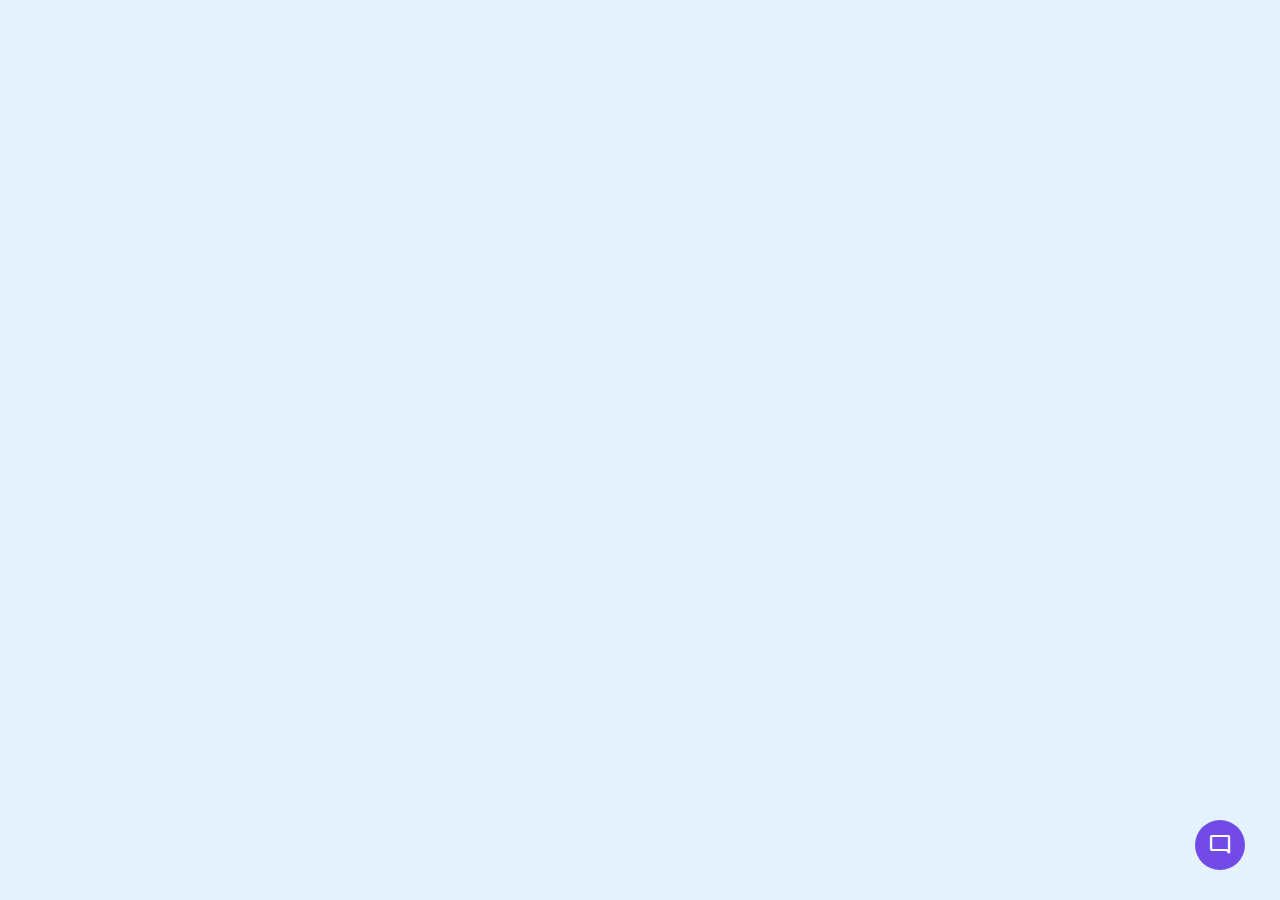
<file: Index.html>
<!DOCTYPE html>
<html lang="en" dir="ltr">
  <head>
    <meta charset="utf-8">
    <title>Chatbot in JavaScript | LSDev</title>
    <link rel="stylesheet" href="style.css">
    <meta name="viewport" content="width=device-width, initial-scale=1.0">
    <!-- Google Fonts Link For Icons -->
    <link rel="stylesheet" href="https://fonts.googleapis.com/css2?family=Material+Symbols+Outlined:opsz,wght,FILL,GRAD@48,400,0,0" />
    <link rel="stylesheet" href="https://fonts.googleapis.com/css2?family=Material+Symbols+Rounded:opsz,wght,FILL,GRAD@48,400,1,0" />
    <script src="script.js" defer></script>
  </head>
  <body>
    <button class="chatbot-toggler">
      <span class="material-symbols-rounded">mode_comment</span>
      <span class="material-symbols-outlined">close</span>
    </button>
    <div class="chatbot">
      <header>
        <h2>Chatbot</h2>
        <span class="close-btn material-symbols-outlined">close</span>
      </header>
      <ul class="chatbox">
      </ul>
      <div class="chat-input">
        <textarea placeholder="Enter a message..." spellcheck="false" required></textarea>
        <span id="send-btn" class="material-symbols-rounded">send</span>
      </div>
    </div>

  </body>
</html>
</file>
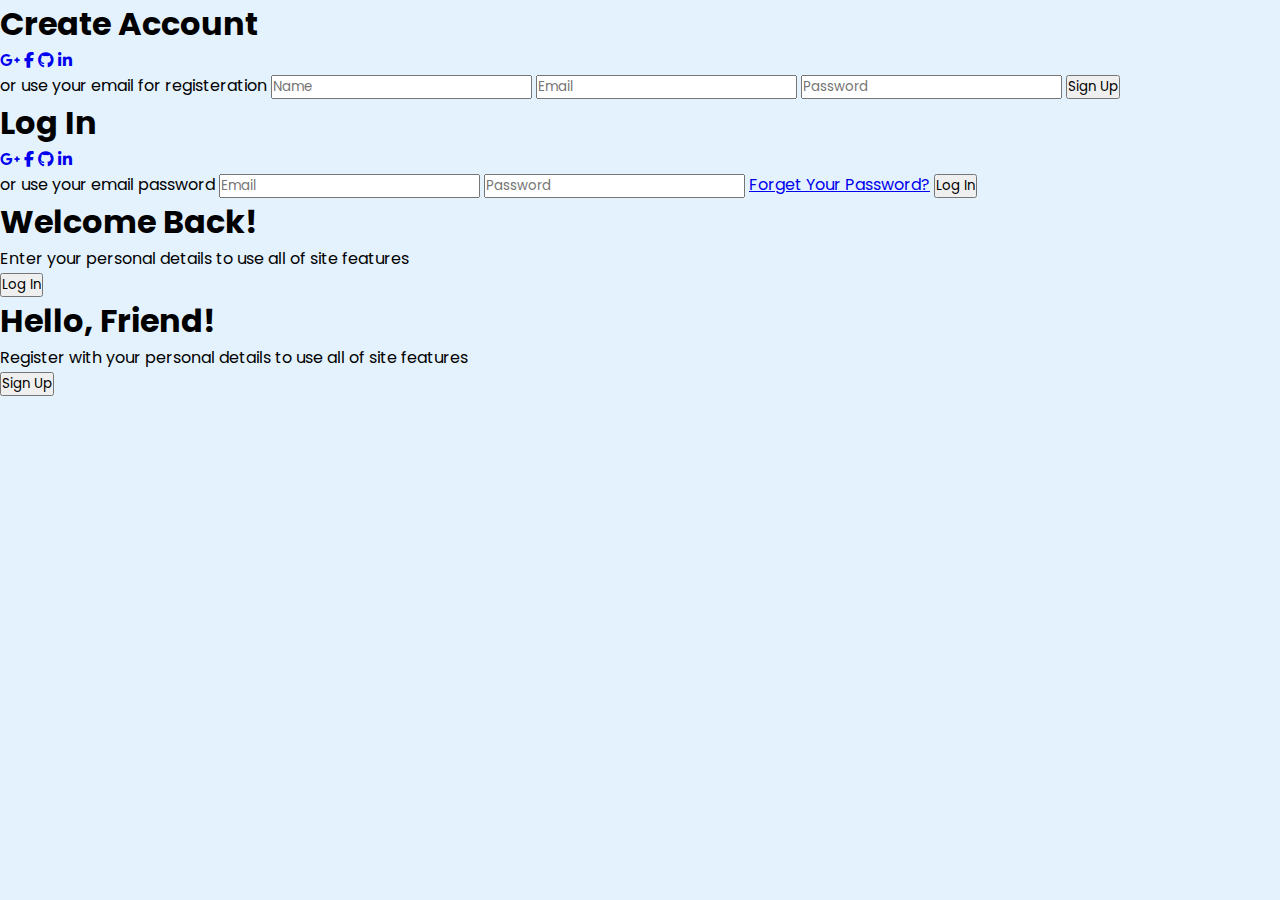
<file: index.html>
<!DOCTYPE html>
<html lang="en">

<head>
    <meta charset="UTF-8">
    <meta name="viewport" content="width=device-width, initial-scale=1.0">
    <link rel="stylesheet" href="https://cdnjs.cloudflare.com/ajax/libs/font-awesome/6.4.2/css/all.min.css">
    <link rel="stylesheet" href="style.css">
    <title>LSDev_YT</title>
</head>

<body>

    <div class="container" id="container">
        <div class="form-container sign-up">
            <form>
                <h1>Create Account</h1>
                <div class="social-icons">
                    <a href="#" class="icon"><i class="fa-brands fa-google-plus-g"></i></a>
                    <a href="#" class="icon"><i class="fa-brands fa-facebook-f"></i></a>
                    <a href="#" class="icon"><i class="fa-brands fa-github"></i></a>
                    <a href="#" class="icon"><i class="fa-brands fa-linkedin-in"></i></a>
                </div>
                <span>or use your email for registeration</span>
                <input type="text" placeholder="Name">
                <input type="email" placeholder="Email">
                <input type="password" placeholder="Password">
                <button>Sign Up</button>
            </form>
        </div>
        <div class="form-container sign-in">
            <form>
                <h1>Log In</h1>
                <div class="social-icons">
                    <a href="#" class="icon"><i class="fa-brands fa-google-plus-g"></i></a>
                    <a href="#" class="icon"><i class="fa-brands fa-facebook-f"></i></a>
                    <a href="#" class="icon"><i class="fa-brands fa-github"></i></a>
                    <a href="#" class="icon"><i class="fa-brands fa-linkedin-in"></i></a>
                </div>
                <span>or use your email password</span>
                <input type="email" placeholder="Email">
                <input type="password" placeholder="Password">
                <a href="reset.html">Forget Your Password?</a>
                <a href="script.js"><button onclick="onLoginButtonClick()">Log In</button></a>
            </form>
        </div>
        <div class="toggle-container">
            <div class="toggle">
                <div class="toggle-panel toggle-left">
                    <h1>Welcome Back!</h1>
                    <p>Enter your personal details to use all of site features</p>
                    <button class="hidden" id="login">Log In</button>
                </div>
                <div class="toggle-panel toggle-right">
                    <h1>Hello, Friend!</h1>
                    <p>Register with your personal details to use all of site features</p>
                    <button class="hidden" id="register">Sign Up</button>
                </div>
            </div>
        </div>
    </div>

    <script src="script.js"></script>
</body>

</html>
</file>
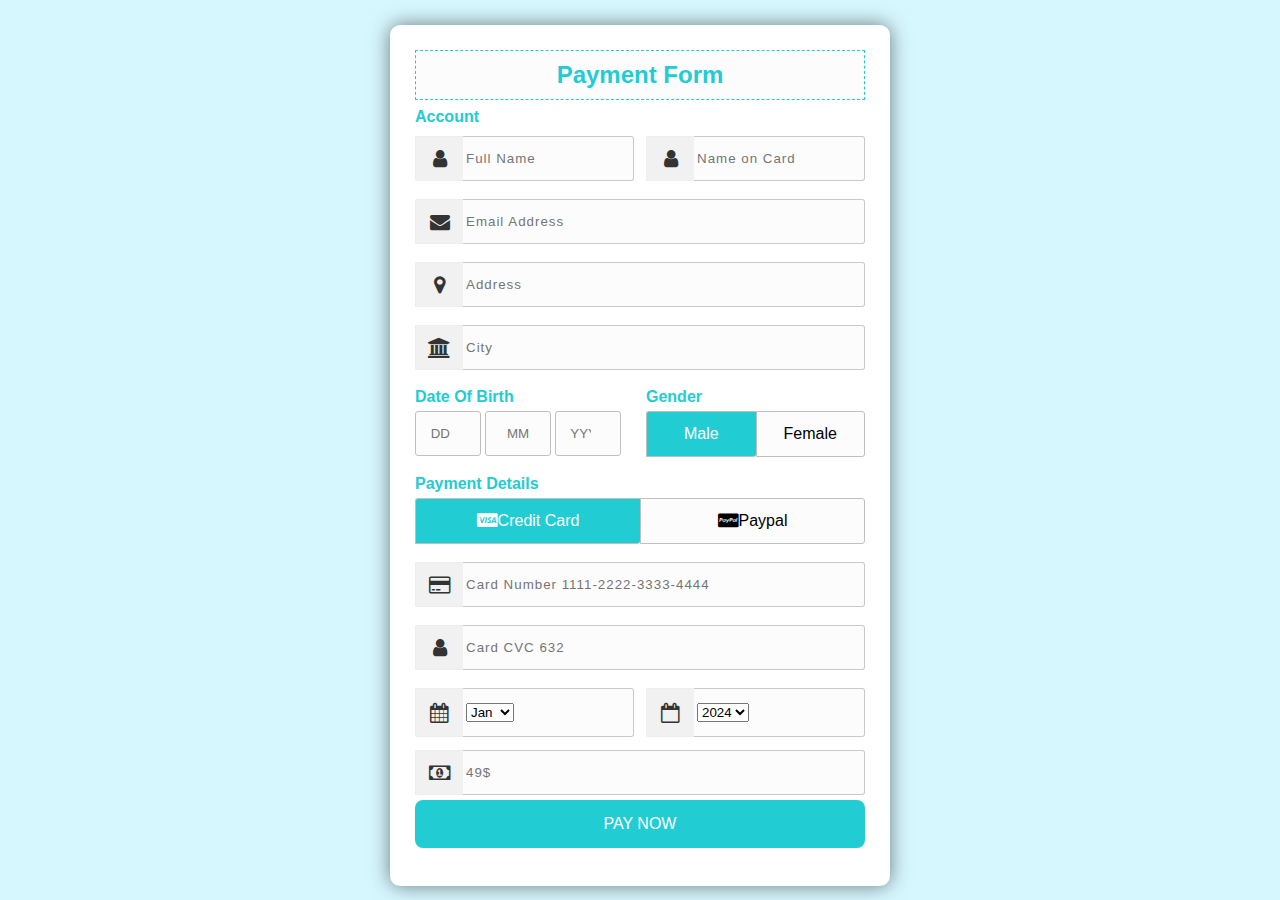
<file: Payment.html>
<!DOCTYPE html>
<html lang="en">

<head>
    <meta charset="UTF-8">
    <meta http-equiv="X-UA-Compatible" content="IE=edge">
    <meta name="viewport" content="width=device-width, initial-scale=1.0">
    <title>Payment Form - Sagar Developer</title>
    <link rel="stylesheet" href="payment.css">
    <link rel="stylesheet" href="http://maxcdn.bootstrapcdn.com/font-awesome/4.2.0/css/font-awesome.min.css">
</head>

<body>
    <div class="wrapper">
        <h2>Payment Form</h2>
        <form action="" method="post">
            <!--Account Information Start-->
            <h4>Account</h4>
            <div class="input_group">
                <div class="input_box">
                    <input type="text" placeholder="Full Name" required class="name">
                    <i class="fa fa-user icon"></i>
                </div>
                <div class="input_box">
                    <input type="text" placeholder="Name on Card" required class="name">
                    <i class="fa fa-user icon"></i>
                </div>
            </div>
            <div class="input_group">
                <div class="input_box">
                    <input type="email" placeholder="Email Address" required class="name">
                    <i class="fa fa-envelope icon"></i>
                </div>
            </div>
            <div class="input_group">
                <div class="input_box">
                    <input type="text" placeholder="Address" required class="name">
                    <i class="fa fa-map-marker icon" aria-hidden="true"></i>
                </div>
            </div>
            <div class="input_group">
                <div class="input_box">
                    <input type="text" placeholder="City" required class="name">
                    <i class="fa fa-institution icon"></i>
                </div>
            </div>
            <!--Account Information End-->


            <!--DOB & Gender Start-->
            <div class="input_group">
                <div class="input_box">
                    <h4>Date Of Birth</h4>
                    <input type="number" placeholder="DD" required class="dob">
                    <input type="text" placeholder="MM" required class="dob">
                    <input type="number" placeholder="YYYY" required class="dob">
                </div>
                <div class="input_box">
                    <h4>Gender</h4>
                    <input type="radio" name="gender" class="radio" id="b1" checked>
                    <label for="b1">Male</label>
                    <input type="radio" name="gender" class="radio" id="b2">
                    <label for="b2">Female</label>
                </div>
            </div>
            <!--DOB & Gender End-->


            <!--Payment Details Start-->
            <div class="input_group">
                <div class="input_box">
                    <h4>Payment Details</h4>
                    <input type="radio" name="pay" class="radio" id="bc1" checked>
                    <label for="bc1"><span>
                            <i class="fa fa-cc-visa"></i>Credit Card</span></label>
                    <input type="radio" name="pay" class="radio" id="bc2">
                    <label for="bc2"><span>
                            <i class="fa fa-cc-paypal"></i>Paypal</span></label>
                </div>
            </div>
            <div class="input_group">
                <div class="input_box">
                    <input type="tel" name="" class="name" placeholder="Card Number 1111-2222-3333-4444" required>
                    <i class="fa fa-credit-card icon"></i>
                </div>
            </div>
            <div class="input_group">
                <div class="input_box">
                    <input type="tel" name="" class="name" placeholder="Card CVC 632" required>
                    <i class="fa fa-user icon"></i>
                </div>
            </div>
            <div class="input_group">
                <div class="input_box">
                    <div class="input_box">
                        <div class="name">
                            <select name="months" id="months">
                                <option value="Jan">Jan</option>
                                <option value="Feb">Feb</option>
                                <option value="Mar">Mar</option>
                                <option value="Apr">Apr</option>
                                <option value="May">May</option>
                                <option value="Jun">Jun</option>
                                <option value="Jul">Jul</option>
                                <option value="Aug">Aug</option>
                                <option value="Sep">Sep</option>
                                <option value="Oct">Oct</option>
                                <option value="Nov">Nov</option>
                                <option value="Dec">Dec</option>
                              </select>
                        <i class="fa fa-calendar icon" aria-hidden="true"></i>
                    </div>
                    </div>
                </div>
                <div class="input_box">
                    <div class="name">
                        <select name="years" id="years">
                            <option value="2024">2024</option>
                            <option value="2023">2023</option>
                            <option value="2022">2022</option>
                            <option value="2021">2021</option>
                            <option value="2020">2020</option>
                            <option value="2019">2019</option>
                            <option value="2018">2018</option>
                            <option value="2017">2017</option>
                            <option value="2016">2016</option>
                            <option value="2015">2015</option>
                          </select>
                    <i class="fa fa-calendar-o icon" aria-hidden="true"></i>
                    </div>
                </div>
            </div>
            <div class="input_box">
                <input type="number" value="49$" readonly placeholder="49$" required class="name">
                <i class="fa fa-money icon" aria-hidden="true"></i>
            </div>
            <!--Payment Details End-->

            <div class="input_group">
                <div class="input_box">
                    <button type="submit">PAY NOW</button>
                </div>
            </div>

        </form>
    </div>

</body>

</html>
</file>
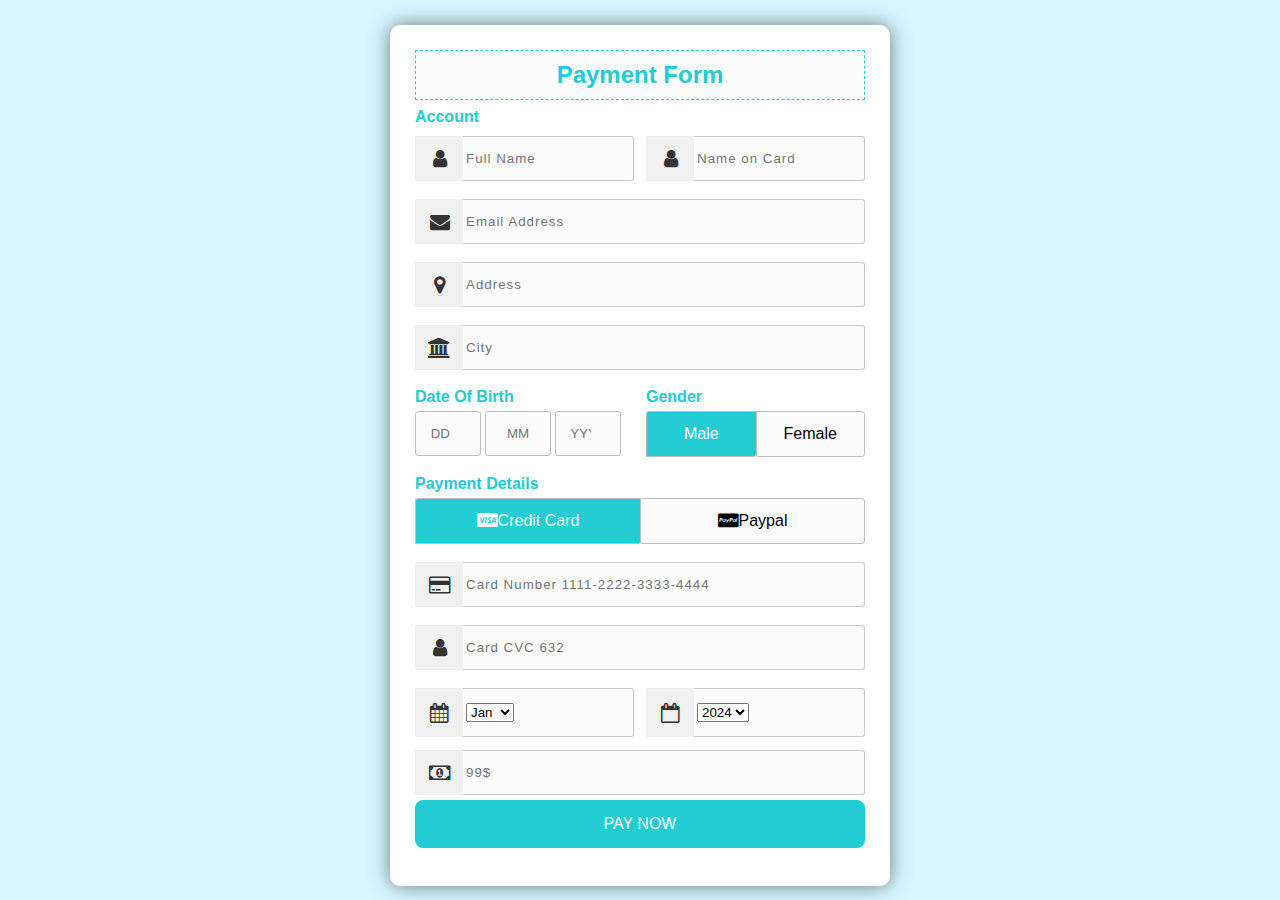
<file: Payment2.html>
<!DOCTYPE html>
<html lang="en">

<head>
    <meta charset="UTF-8">
    <meta http-equiv="X-UA-Compatible" content="IE=edge">
    <meta name="viewport" content="width=device-width, initial-scale=1.0">
    <title>Payment Form - Sagar Developer</title>
    <link rel="stylesheet" href="payment.css">
    <link rel="stylesheet" href="http://maxcdn.bootstrapcdn.com/font-awesome/4.2.0/css/font-awesome.min.css">
</head>

<body>
    <div class="wrapper">
        <h2>Payment Form</h2>
        <form action="" method="post">
            <!--Account Information Start-->
            <h4>Account</h4>
            <div class="input_group">
                <div class="input_box">
                    <input type="text" placeholder="Full Name" required class="name">
                    <i class="fa fa-user icon"></i>
                </div>
                <div class="input_box">
                    <input type="text" placeholder="Name on Card" required class="name">
                    <i class="fa fa-user icon"></i>
                </div>
            </div>
            <div class="input_group">
                <div class="input_box">
                    <input type="email" placeholder="Email Address" required class="name">
                    <i class="fa fa-envelope icon"></i>
                </div>
            </div>
            <div class="input_group">
                <div class="input_box">
                    <input type="text" placeholder="Address" required class="name">
                    <i class="fa fa-map-marker icon" aria-hidden="true"></i>
                </div>
            </div>
            <div class="input_group">
                <div class="input_box">
                    <input type="text" placeholder="City" required class="name">
                    <i class="fa fa-institution icon"></i>
                </div>
            </div>
            <!--Account Information End-->


            <!--DOB & Gender Start-->
            <div class="input_group">
                <div class="input_box">
                    <h4>Date Of Birth</h4>
                    <input type="number" placeholder="DD" required class="dob">
                    <input type="text" placeholder="MM" required class="dob">
                    <input type="number" placeholder="YYYY" required class="dob">
                </div>
                <div class="input_box">
                    <h4>Gender</h4>
                    <input type="radio" name="gender" class="radio" id="b1" checked>
                    <label for="b1">Male</label>
                    <input type="radio" name="gender" class="radio" id="b2">
                    <label for="b2">Female</label>
                </div>
            </div>
            <!--DOB & Gender End-->


            <!--Payment Details Start-->
            <div class="input_group">
                <div class="input_box">
                    <h4>Payment Details</h4>
                    <input type="radio" name="pay" class="radio" id="bc1" checked>
                    <label for="bc1"><span>
                            <i class="fa fa-cc-visa"></i>Credit Card</span></label>
                    <input type="radio" name="pay" class="radio" id="bc2">
                    <label for="bc2"><span>
                            <i class="fa fa-cc-paypal"></i>Paypal</span></label>
                </div>
            </div>
            <div class="input_group">
                <div class="input_box">
                    <input type="tel" name="" class="name" placeholder="Card Number 1111-2222-3333-4444" required>
                    <i class="fa fa-credit-card icon"></i>
                </div>
            </div>
            <div class="input_group">
                <div class="input_box">
                    <input type="tel" name="" class="name" placeholder="Card CVC 632" required>
                    <i class="fa fa-user icon"></i>
                </div>
            </div>
            <div class="input_group">
                <div class="input_box">
                    <div class="input_box">
                        <div class="name">
                            <select name="months" id="months">
                                <option value="Jan">Jan</option>
                                <option value="Feb">Feb</option>
                                <option value="Mar">Mar</option>
                                <option value="Apr">Apr</option>
                                <option value="May">May</option>
                                <option value="Jun">Jun</option>
                                <option value="Jul">Jul</option>
                                <option value="Aug">Aug</option>
                                <option value="Sep">Sep</option>
                                <option value="Oct">Oct</option>
                                <option value="Nov">Nov</option>
                                <option value="Dec">Dec</option>
                              </select>
                        <i class="fa fa-calendar icon" aria-hidden="true"></i>
                    </div>
                    </div>
                </div>
                <div class="input_box">
                    <div class="name">
                        <select name="years" id="years">
                            <option value="2024">2024</option>
                            <option value="2023">2023</option>
                            <option value="2022">2022</option>
                            <option value="2021">2021</option>
                            <option value="2020">2020</option>
                            <option value="2019">2019</option>
                            <option value="2018">2018</option>
                            <option value="2017">2017</option>
                            <option value="2016">2016</option>
                            <option value="2015">2015</option>
                          </select>
                    <i class="fa fa-calendar-o icon" aria-hidden="true"></i>
                    </div>
                </div>
            </div>
            <div class="input_box">
                <input type="number" value="99$" readonly placeholder="99$" required class="name">
                <i class="fa fa-money icon" aria-hidden="true"></i>
            </div>
            <!--Payment Details End-->

            <div class="input_group">
                <div class="input_box">
                    <button type="submit">PAY NOW</button>
                </div>
            </div>

        </form>
    </div>

</body>

</html>
</file>
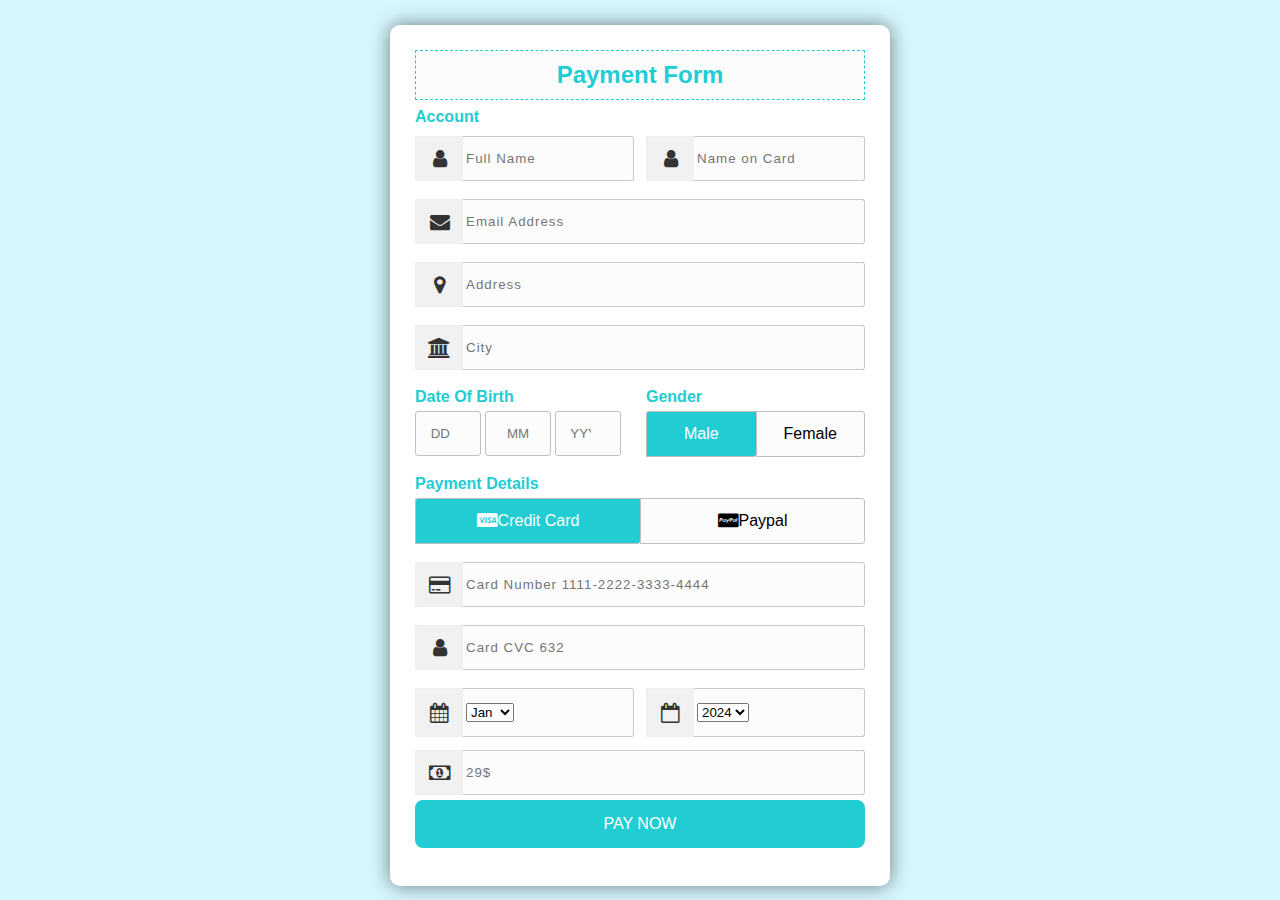
<file: Payment3.html>
<!DOCTYPE html>
<html lang="en">

<head>
    <meta charset="UTF-8">
    <meta http-equiv="X-UA-Compatible" content="IE=edge">
    <meta name="viewport" content="width=device-width, initial-scale=1.0">
    <title>Payment Form - Sagar Developer</title>
    <link rel="stylesheet" href="payment.css">
    <link rel="stylesheet" href="http://maxcdn.bootstrapcdn.com/font-awesome/4.2.0/css/font-awesome.min.css">
</head>

<body>
    <div class="wrapper">
        <h2>Payment Form</h2>
        <form action="" method="post">
            <!--Account Information Start-->
            <h4>Account</h4>
            <div class="input_group">
                <div class="input_box">
                    <input type="text" placeholder="Full Name" required class="name">
                    <i class="fa fa-user icon"></i>
                </div>
                <div class="input_box">
                    <input type="text" placeholder="Name on Card" required class="name">
                    <i class="fa fa-user icon"></i>
                </div>
            </div>
            <div class="input_group">
                <div class="input_box">
                    <input type="email" placeholder="Email Address" required class="name">
                    <i class="fa fa-envelope icon"></i>
                </div>
            </div>
            <div class="input_group">
                <div class="input_box">
                    <input type="text" placeholder="Address" required class="name">
                    <i class="fa fa-map-marker icon" aria-hidden="true"></i>
                </div>
            </div>
            <div class="input_group">
                <div class="input_box">
                    <input type="text" placeholder="City" required class="name">
                    <i class="fa fa-institution icon"></i>
                </div>
            </div>
            <!--Account Information End-->


            <!--DOB & Gender Start-->
            <div class="input_group">
                <div class="input_box">
                    <h4>Date Of Birth</h4>
                    <input type="number" placeholder="DD" required class="dob">
                    <input type="text" placeholder="MM" required class="dob">
                    <input type="number" placeholder="YYYY" required class="dob">
                </div>
                <div class="input_box">
                    <h4>Gender</h4>
                    <input type="radio" name="gender" class="radio" id="b1" checked>
                    <label for="b1">Male</label>
                    <input type="radio" name="gender" class="radio" id="b2">
                    <label for="b2">Female</label>
                </div>
            </div>
            <!--DOB & Gender End-->


            <!--Payment Details Start-->
            <div class="input_group">
                <div class="input_box">
                    <h4>Payment Details</h4>
                    <input type="radio" name="pay" class="radio" id="bc1" checked>
                    <label for="bc1"><span>
                            <i class="fa fa-cc-visa"></i>Credit Card</span></label>
                    <input type="radio" name="pay" class="radio" id="bc2">
                    <label for="bc2"><span>
                            <i class="fa fa-cc-paypal"></i>Paypal</span></label>
                </div>
            </div>
            <div class="input_group">
                <div class="input_box">
                    <input type="tel" name="" class="name" placeholder="Card Number 1111-2222-3333-4444" required>
                    <i class="fa fa-credit-card icon"></i>
                </div>
            </div>
            <div class="input_group">
                <div class="input_box">
                    <input type="tel" name="" class="name" placeholder="Card CVC 632" required>
                    <i class="fa fa-user icon"></i>
                </div>
            </div>
            <div class="input_group">
                <div class="input_box">
                    <div class="input_box">
                        <div class="name">
                            <select name="months" id="months">
                                <option value="Jan">Jan</option>
                                <option value="Feb">Feb</option>
                                <option value="Mar">Mar</option>
                                <option value="Apr">Apr</option>
                                <option value="May">May</option>
                                <option value="Jun">Jun</option>
                                <option value="Jul">Jul</option>
                                <option value="Aug">Aug</option>
                                <option value="Sep">Sep</option>
                                <option value="Oct">Oct</option>
                                <option value="Nov">Nov</option>
                                <option value="Dec">Dec</option>
                              </select>
                        <i class="fa fa-calendar icon" aria-hidden="true"></i>
                    </div>
                    </div>
                </div>
                <div class="input_box">
                    <div class="name">
                        <select name="years" id="years">
                            <option value="2024">2024</option>
                            <option value="2023">2023</option>
                            <option value="2022">2022</option>
                            <option value="2021">2021</option>
                            <option value="2020">2020</option>
                            <option value="2019">2019</option>
                            <option value="2018">2018</option>
                            <option value="2017">2017</option>
                            <option value="2016">2016</option>
                            <option value="2015">2015</option>
                          </select>
                    <i class="fa fa-calendar-o icon" aria-hidden="true"></i>
                    </div>
                </div>
            </div>
            <div class="input_box">
                <input type="number" value="29$" readonly placeholder="29$" required class="name">
                <i class="fa fa-money icon" aria-hidden="true"></i>
            </div>
            <!--Payment Details End-->

            <div class="input_group">
                <div class="input_box">
                    <button type="submit">PAY NOW</button>
                </div>
            </div>

        </form>
    </div>

</body>

</html>
</file>
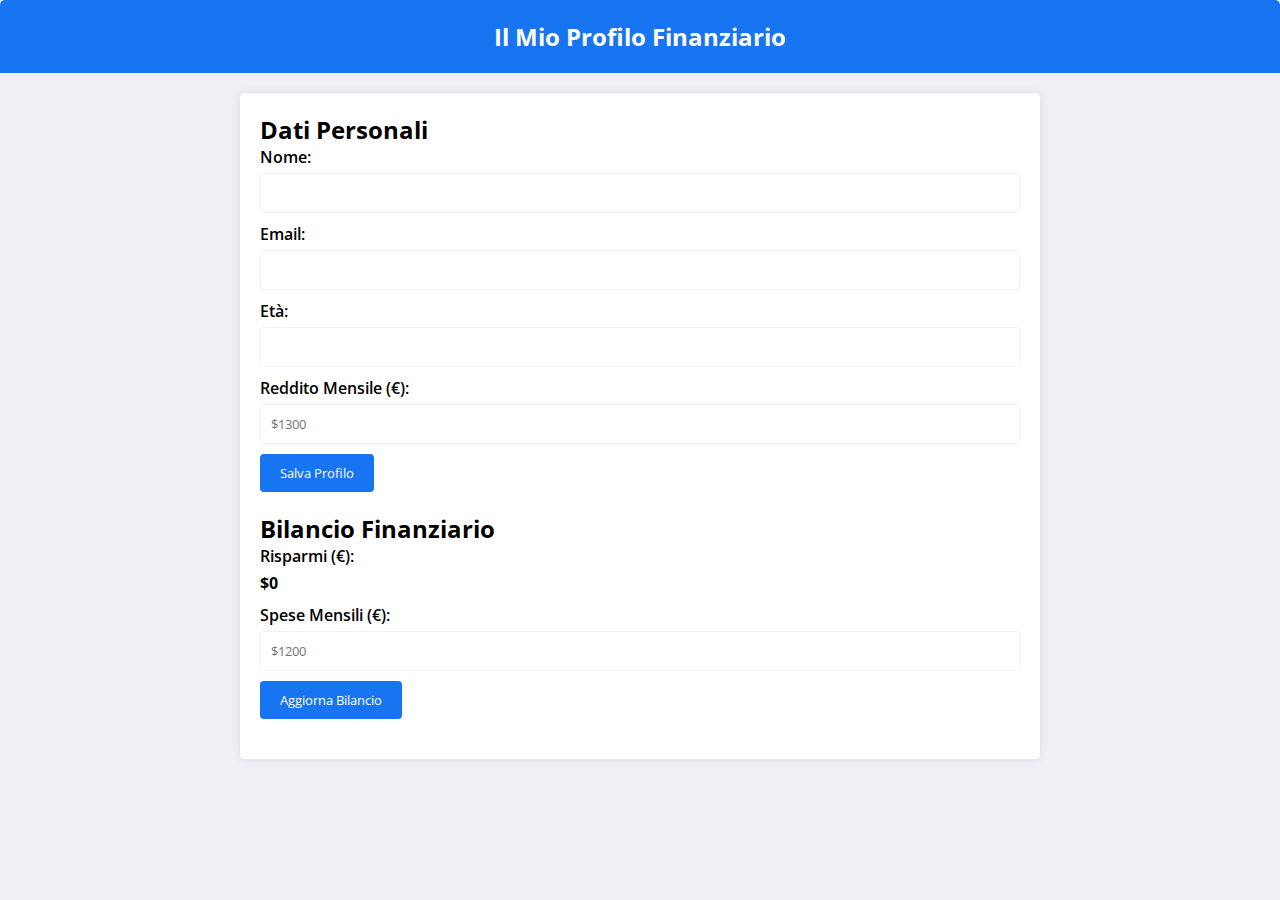
<file: Prof.html>
<!DOCTYPE html>
<html lang="it">
<head>
    <meta charset="UTF-8">
    <meta name="viewport" content="width=device-width, initial-scale=1.0">
    <title>Profilo Finanziario</title>
    <link rel="stylesheet" href="Prof.css">
</head>
<body>
    <header>
        <h1>Il Mio Profilo Finanziario</h1>
    </header>
    <div class="container">
        <section id="profile">
            <h2>Dati Personali</h2>
            <div>
                <label for="name">Nome:</label>
                <input type="text" id="name">
            </div>
            <div>
                <label for="email">Email:</label>
                <input type="email" id="email">
            </div>
            <div>
                <label for="age">Età:</label>
                <input type="number" id="age">
            </div>
            <div>
                <label for="income">Reddito Mensile (€):</label>
                <input type="number" id="income" placeholder="$1300">
            </div>
            <button id="saveProfile">Salva Profilo</button>
        </section>
        <section id="balance">
            <h2>Bilancio Finanziario</h2>
            <div>
                <label for="savings">Risparmi (€):</label>
                <span id="savings">$0</span>
            </div>
            <div>
                <label for="expenses">Spese Mensili (€):</label>
                <input type="number" id="expenses" placeholder="$1200">
            </div>
            <button id="updateBalance">Aggiorna Bilancio</button>
        </section>
    </div>
    <script src="Prof.js"></script>
</body>
</html>
</file>
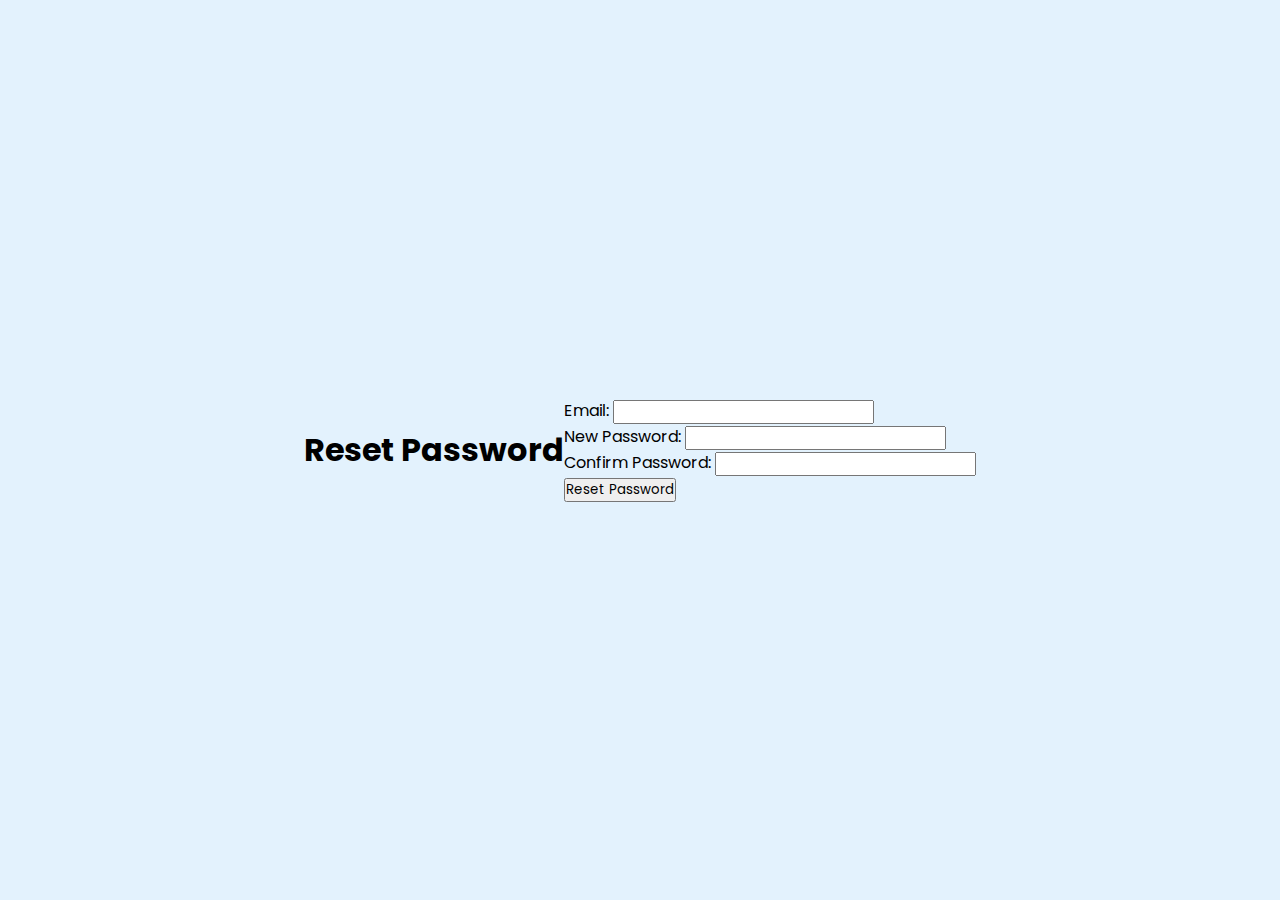
<file: reset.html>
<!DOCTYPE html>
<html>
<head>
  <title>Reset Password</title>
  <style>
    body {
      display: flex;
      justify-content: center;
      align-items: center;
      height: 100vh;
      margin: 0;
      font-family: Arial, sans-serif;
    }
    
    .reset-password {
      text-align: center;
    }
  </style>
</head>
<body>
  <div class="reset-password">
    <h1>Reset Password</h1>
    <!-- Aggiungi qui il codice per il form di reset password -->
  </div>
  <link rel="stylesheet" href="style.css">
</head>
<body>
  <div class="container">
    <form action="reset_password.php" method="POST">
      <div class="form-group">
        <label for="email">Email:</label>
        <input type="email" id="email" name="email" required>
      </div>
      <div class="form-group">
        <label for="new-password">New Password:</label>
        <input type="password" id="new-password" name="new-password" required>
      </div>
      <div class="form-group">
        <label for="confirm-password">Confirm Password:</label>
        <input type="password" id="confirm-password" name="confirm-password" required>
      </div>
      <button type="submit">Reset Password</button>
    </form>
  </div>
</body>
</html>
</file>
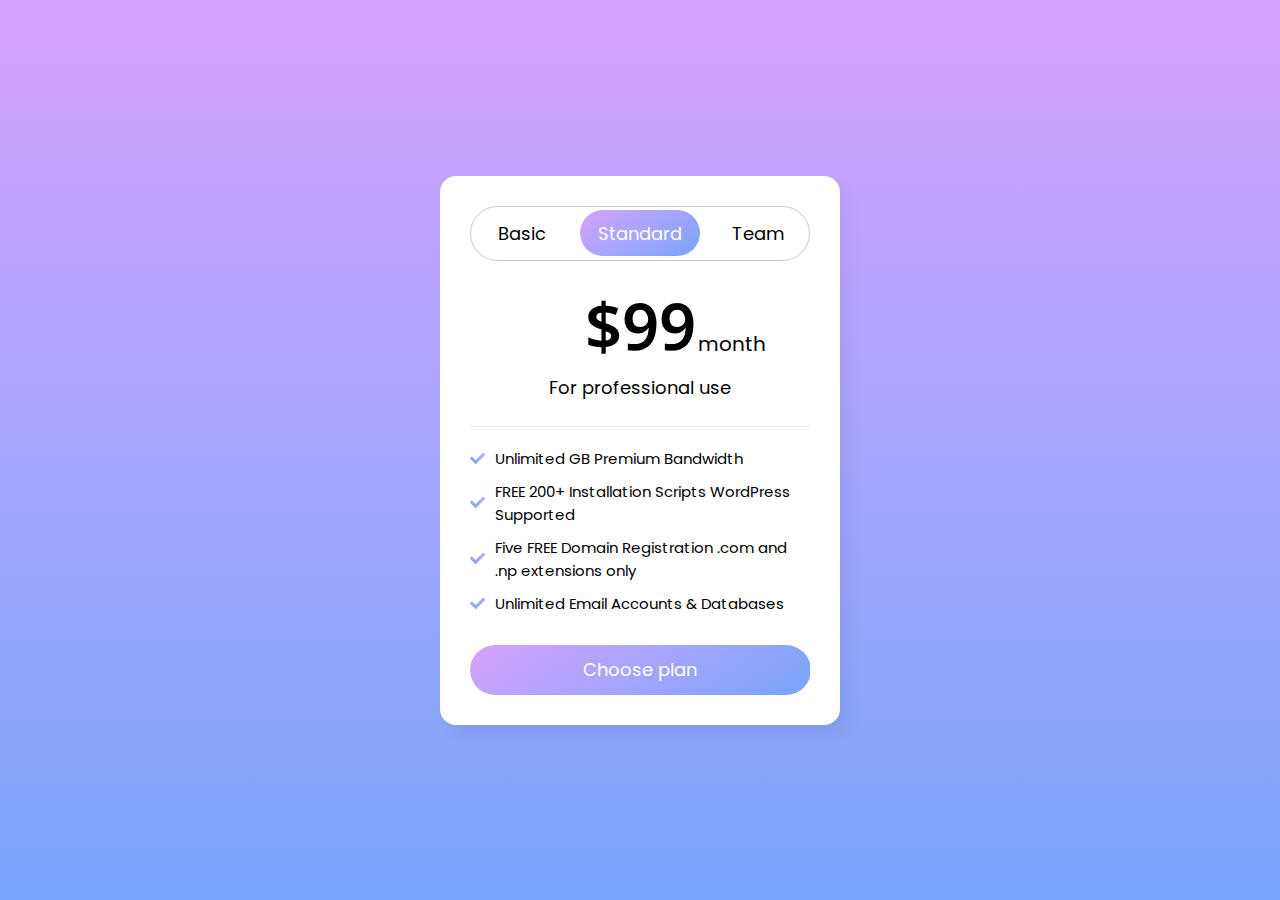
<file: upgrade.html>
<!DOCTYPE html>
<!-- Coding By CodingNepal - youtube.com/codingnepal -->
<html lang="en">
<head>
  <meta charset="UTF-8">
  <meta name="viewport" content="width=device-width, initial-scale=1.0">
  <title>Pure CSS Pricing Cards | LSDev</title>
  <link rel="stylesheet" href="upgrade.css">
  <link rel="stylesheet" href="https://cdnjs.cloudflare.com/ajax/libs/font-awesome/5.15.3/css/all.min.css"/>
</head>
<body>
  <div class="wrapper">
    <input type="radio" name="slider" id="tab-1">
    <input type="radio" name="slider" id="tab-2" checked>
    <input type="radio" name="slider" id="tab-3">
    <header>
      <label for="tab-1" class="tab-1">Basic</label>
      <label for="tab-2" class="tab-2">Standard</label>
      <label for="tab-3" class="tab-3">Team</label>
      <div class="slider"></div>
    </header>
    <div class="card-area">
      <div class="cards">
        <div class="row row-1">
          <div class="price-details">
            <span class="price">$29</span>
            <p>For beginner use</p>
          </div>
          <ul class="features">
            <li><i class="fas fa-check"></i><span>100 GB Premium Bandwidth</span></li>
            <li><i class="fas fa-check"></i><span>FREE 50+ Installation Scripts WordPress Supported</span></li>
            <li><i class="fas fa-check"></i><span>One FREE Domain Registration .com and .np extensions only</span></li>
            <li><i class="fas fa-check"></i><span>Unlimited Email Accounts & Databases</span></li>
            <a href="PAYMENT_UP/Payment3.html"><button>Choose plan</button></a>
          </ul>
        </div>
        <div class="row">
          <div class="price-details">
            <span class="price">$99</span>
            <p>For professional use</p>
          </div>
          <ul class="features">
            <li><i class="fas fa-check"></i><span>Unlimited GB Premium Bandwidth</span></li>
            <li><i class="fas fa-check"></i><span>FREE 200+ Installation Scripts WordPress Supported</span></li>
            <li><i class="fas fa-check"></i><span>Five FREE Domain Registration .com and .np extensions only</span></li>
            <li><i class="fas fa-check"></i><span>Unlimited Email Accounts & Databases</span></li>
            <a href="PAYMENT_UP/Payment2.html"><button>Choose plan</button></a>
          </ul>
        </div>
        <div class="row">
          <div class="price-details">
            <span class="price">$49</span>
            <p>For team collaboration</p>
          </div>
          <ul class="features">
            <li><i class="fas fa-check"></i><span>200 GB Premium Bandwidth</span></li>
            <li><i class="fas fa-check"></i><span>FREE 100+ Installation Scripts WordPress Supported</span></li>
            <li><i class="fas fa-check"></i><span>Two FREE Domain Registration .com and .np extensions only</span></li>
            <li><i class="fas fa-check"></i><span>Unlimited Email Accounts & Databases</span></li>
            <a href="PAYMENT_UP/Payment.html"><button>Choose plan</button></a>
          </ul>
        </div>
      </div>
    </div>
  </div>

</body>
</html>
</file>
<file: style.css>
/* Import Google font - Poppins */
@import url('https://fonts.googleapis.com/css2?family=Poppins:wght@400;500;600&display=swap');
* {
  margin: 0;
  padding: 0;
  box-sizing: border-box;
  font-family: "Poppins", sans-serif;
}
body {
  background: #E3F2FD;
}
.chatbot-toggler {
  position: fixed;
  bottom: 30px;
  right: 35px;
  outline: none;
  border: none;
  height: 50px;
  width: 50px;
  display: flex;
  cursor: pointer;
  align-items: center;
  justify-content: center;
  border-radius: 50%;
  background: #724ae8;
  transition: all 0.2s ease;
}
body.show-chatbot .chatbot-toggler {
  transform: rotate(90deg);
}
.chatbot-toggler span {
  color: #fff;
  position: absolute;
}
.chatbot-toggler span:last-child,
body.show-chatbot .chatbot-toggler span:first-child  {
  opacity: 0;
}
body.show-chatbot .chatbot-toggler span:last-child {
  opacity: 1;
}
.chatbot {
  position: fixed;
  right: 35px;
  bottom: 90px;
  width: 420px;
  background: #fff;
  border-radius: 15px;
  overflow: hidden;
  opacity: 0;
  pointer-events: none;
  transform: scale(0.5);
  transform-origin: bottom right;
  box-shadow: 0 0 128px 0 rgba(0,0,0,0.1),
              0 32px 64px -48px rgba(0,0,0,0.5);
  transition: all 0.1s ease;
}
body.show-chatbot .chatbot {
  opacity: 1;
  pointer-events: auto;
  transform: scale(1);
}
.chatbot header {
  padding: 16px 0;
  position: relative;
  text-align: center;
  color: #fff;
  background: #724ae8;
  box-shadow: 0 2px 10px rgba(0,0,0,0.1);
}
.chatbot header span {
  position: absolute;
  right: 15px;
  top: 50%;
  display: none;
  cursor: pointer;
  transform: translateY(-50%);
}
header h2 {
  font-size: 1.4rem;
}
.chatbot .chatbox {
  overflow-y: auto;
  height: 510px;
  padding: 30px 20px 100px;
}
.chatbot :where(.chatbox, textarea)::-webkit-scrollbar {
  width: 6px;
}
.chatbot :where(.chatbox, textarea)::-webkit-scrollbar-track {
  background: #fff;
  border-radius: 25px;
}
.chatbot :where(.chatbox, textarea)::-webkit-scrollbar-thumb {
  background: #ccc;
  border-radius: 25px;
}
.chatbox .chat {
  display: flex;
  list-style: none;
}
.chatbox .outgoing {
  margin: 20px 0;
  justify-content: flex-end;
}
.chatbox .incoming span {
  width: 32px;
  height: 32px;
  color: #fff;
  cursor: default;
  text-align: center;
  line-height: 32px;
  align-self: flex-end;
  background: #724ae8;
  border-radius: 4px;
  margin: 0 10px 7px 0;
}
.chatbox .chat p {
  white-space: pre-wrap;
  padding: 12px 16px;
  border-radius: 10px 10px 0 10px;
  max-width: 75%;
  color: #fff;
  font-size: 0.95rem;
  background: #724ae8;
}
.chatbox .incoming p {
  border-radius: 10px 10px 10px 0;
}
.chatbox .chat p.error {
  color: #721c24;
  background: #f8d7da;
}
.chatbox .incoming p {
  color: #000;
  background: #f2f2f2;
}
.chatbot .chat-input {
  display: flex;
  gap: 5px;
  position: absolute;
  bottom: 0;
  width: 100%;
  background: #fff;
  padding: 3px 20px;
  border-top: 1px solid #ddd;
}
.chat-input textarea {
  height: 55px;
  width: 100%;
  border: none;
  outline: none;
  resize: none;
  max-height: 180px;
  padding: 15px 15px 15px 0;
  font-size: 0.95rem;
}
.chat-input span {
  align-self: flex-end;
  color: #724ae8;
  cursor: pointer;
  height: 55px;
  display: flex;
  align-items: center;
  visibility: hidden;
  font-size: 1.35rem;
}
.chat-input textarea:valid ~ span {
  visibility: visible;
}

@media (max-width: 490px) {
  .chatbot-toggler {
    right: 20px;
    bottom: 20px;
  }
  .chatbot {
    right: 0;
    bottom: 0;
    height: 100%;
    border-radius: 0;
    width: 100%;
  }
  .chatbot .chatbox {
    height: 90%;
    padding: 25px 15px 100px;
  }
  .chatbot .chat-input {
    padding: 5px 15px;
  }
  .chatbot header span {
    display: block;
  }
}
</file>
<file: payment.css>
* {
    margin: 0;
    padding: 0;
    box-sizing: border-box;
}

body {
    background-color: #d7f7ff;
    font-family: Arial, Helvetica, sans-serif;
}

.wrapper {
    background-color: #fff;
    width: 500px;
    padding: 25px;
    margin: 25px auto 0;
    box-shadow: 0px 0px 20px rgba(0, 0, 0, 0.5);
    border-radius: 10px;
}

.wrapper h2 {
    background-color: #fcfcfc;
    color: #21cdd3;
    font-size: 24px;
    padding: 10px;
    margin-bottom: 8px;
    text-align: center;
    border: 1px dashed #21cdd3;
}

.wrapper h4 {
    padding-bottom: 5px;
    color: #21cdd3;
}

.input_group {
    margin-bottom: 8px;
    width: 100%;
    position: relative;
    display: flex;
    flex-direction: row;
    padding: 5px 0;
}

.input_box {
    width: 100%;
    margin-right: 12px;
    position: relative;
}

.input_box:last-child {
    margin-right: 0;
}

.input_box .name {
    padding: 14px 10px 14px 50px;
    width: 100%;
    background-color: #fcfcfc;
    border: 1px solid #0003;
    outline: none;
    letter-spacing: 1px;
    transition: 0.3s;
    border-radius: 3px;
    color: #333;
}

.input_box .name:focus, .dob:focus {
    -webkit-box-shadow: 0 0 2px 1px #21cdd3;
    -moz-box-shadow: 0 0 2px 1px #21cdd3;
    box-shadow: 0 0 2px 1px #21cdd3;
    border: 1px solid #21cdd3;
}

.input_box .icon {
    width: 48px;
    display: flex;
    justify-content: center;
    align-items: center;
    position: absolute;
    top: 0px;
    left: 0px;
    bottom: 0px;
    color: #333;
    background-color: #f1f1f1;
    border-radius: 2px 0 0 2px;
    transition: 0.3s;
    font-size: 20px;
    pointer-events: none;
    border: 1px solid #00000003;
    border-right: none;
}

.name:focus+.icon {
    background-color: #21cdd3;
    color: #fff;
    border-right: 1px solid #21cdd3;
    border: none;
    transition: 1s;
}

.dob {
    width: 30%;
    padding: 14px;
    text-align: center;
    background-color: #fcfcfc;
    transition: 0.3s;
    outline: none;
    border: 1px solid #c0bfbf;
    border-radius: 3px;
}

.radio {
    display: none;
}

.input_box label {
    width: 50%;
    padding: 13px;
    background-color: #fcfcfc;
    display: inline-block;
    float: left;
    text-align: center;
    border: 1px solid #c0bfbf;
}

.input_box label:first-of-type {
    border-top-left-radius: 3px;
    border-bottom-right-radius: 3px;
    border-right: none;
}

.input_box label:last-of-type {
    border-top-right-radius: 3px;
    border-bottom-right-radius: 3px;
}

.radio:checked+label {
    background-color: #21cdd3;
    color: #fff;
    transition: 0.5s;
}

.input_box button {
    width: 100%;
    background-color: #21cdd3;
    border: none;
    color: #fff;
    padding: 15px;
    border-right: 4px;
    font-size: 16px;
    transition: all 0.3s ease;
    border-radius: 8px;
}

.input_box button:hover {
    cursor: pointer;
    background-color: #05b1a3;
}
</file>
<file: Prof.css>
@import url('https://fonts.googleapis.com/css2?family=Open+Sans:wght@400;500;600;700&display=swap');

* {
    font-family: 'Open Sans', sans-serif;
    margin: 0;
    padding: 0;
    box-sizing: border-box;
}

:root {
    --grey: #F1F0F6;
    --dark-grey: #8D8D8D;
    --light: #fff;
    --dark: #000;
    --green: #81D43A;
    --light-green: #E3FFCB;
    --blue: #1775F1;
    --light-blue: #D0E4FF;
    --dark-blue: #0C5FCD;
    --red: #FC3B56;
}

body {
    background: var(--grey);
}

.container {
    max-width: 800px;
    margin: 20px auto;
    padding: 20px;
    background-color: var(--light);
    border-radius: 5px;
    box-shadow: 0 0 10px rgba(0, 0, 0, 0.1);
}

header {
    background-color: var(--blue);
    color: var(--light);
    padding: 20px;
    text-align: center;
    border-radius: 5px 5px 0 0;
}

h1 {
    font-size: 24px;
    font-weight: 700;
}

section {
    margin-bottom: 20px;
}

label {
    display: block;
    margin-bottom: 5px;
    font-weight: 600;
}

input[type="text"],
input[type="email"],
input[type="number"] {
    width: 100%;
    padding: 10px;
    border: 1px solid var(--grey);
    border-radius: 4px;
    box-sizing: border-box;
    margin-bottom: 10px;
}

button {
    background-color: var(--blue);
    color: var(--light);
    border: none;
    padding: 10px 20px;
    cursor: pointer;
    border-radius: 4px;
}

button:hover {
    background-color: var(--dark-blue);
}

span {
    font-weight: bold;
    margin-bottom: 10px;
    display: inline-block;
}
</file>
<file: upgrade.css>
@import url('https://fonts.googleapis.com/css2?family=Noto+Sans:wght@700&family=Poppins:wght@400;500;600&display=swap');
*{
  margin: 0;
  padding: 0;
  box-sizing: border-box;
  font-family: "Poppins", sans-serif;
}
body{
  display: flex;
  align-items: center;
  justify-content: center;
  min-height: 100vh;
  background: linear-gradient(#D5A3FF 0%, #77A5F8 100%);
}
.wrapper{
  width: 400px;
  background: #fff;
  border-radius: 16px;
  padding: 30px;
  box-shadow: 10px 10px 15px rgba(0,0,0,0.05);
}
.wrapper header{
  height: 55px;
  display: flex;
  align-items: center;
  border: 1px solid #ccc;
  border-radius: 30px;
  position: relative;
}
header label{
  height: 100%;
  z-index: 2;
  width: 30%;
  display: flex;
  cursor: pointer;
  font-size: 18px;
  position: relative;
  align-items: center;
  justify-content: center;
  transition: color 0.3s ease;
}
#tab-1:checked ~ header .tab-1,
#tab-2:checked ~ header .tab-2,
#tab-3:checked ~ header .tab-3{
  color: #fff;
}
header label:nth-child(2){
  width: 40%;
}
header .slider{
  position: absolute;
  height: 85%;
  border-radius: inherit;
  background: linear-gradient(145deg, #D5A3FF 0%, #77A5F8 100%);
  transition: all 0.3s ease;
}
#tab-1:checked ~ header .slider{
  left: 0%;
  width: 90px;
  transform: translateX(5%);
}
#tab-2:checked ~ header .slider{
  left: 50%;
  width: 120px;
  transform: translateX(-50%);
}
#tab-3:checked ~ header .slider{
  left: 100%;
  width: 95px;
  transform: translateX(-105%);
}
.wrapper input[type="radio"]{
  display: none;
}
.card-area{
  overflow: hidden;
}
.card-area .cards{
  display: flex;
  width: 300%;
}
.cards .row{
  width: 33.4%;
}
.cards .row-1{
  transition: all 0.3s ease;
}
#tab-1:checked ~ .card-area .cards .row-1{
   margin-left: 0%;
}
#tab-2:checked ~ .card-area .cards .row-1{
  margin-left: -33.4%;
}
#tab-3:checked ~ .card-area .cards .row-1{
   margin-left: -66.8%;
}
.row .price-details{
  margin: 20px 0;
  text-align: center;
  padding-bottom: 25px;
  border-bottom: 1px solid #e6e6e6;
}
.price-details .price{
  font-size: 65px;
  font-weight: 600;
  position: relative;
  font-family: 'Noto Sans', sans-serif;
}
.price-details .price::before,
.price-details .price::after{
  position: absolute;
  font-weight: 400;
  font-family: "Poppins", sans-serif;
}
.price-details .price::before{
  content: "";
  left: -13px;
  top: 17px;
  font-size: 20px;
}
.price-details .price::after{
  content: "month";
  right: -70px;
  bottom: 10px;
  font-size: 20px;
}
.price-details p{
  font-size: 18px;
  margin-top: 5px;
}
.row .features li{
  display: flex;
  font-size: 15px;
  list-style: none;
  margin-bottom: 10px;
  align-items: center;
}
.features li i{
  background: linear-gradient(#D5A3FF 0%, #77A5F8 100%);
  background-clip: text;
 -webkit-background-clip: text;
 -webkit-text-fill-color: transparent;
}
.features li span{
  margin-left: 10px;
}
.wrapper button{
  width: 100%;
  border-radius: 25px;
  border: none;
  outline: none;
  height: 50px;
  font-size: 18px;
  color: #fff;
  cursor: pointer;
  margin-top: 20px;
  background: linear-gradient(145deg, #D5A3FF 0%, #77A5F8 100%);
  transition: transform 0.3s ease;
}
.wrapper button:hover{
  transform: scale(0.98);
}
</file>
